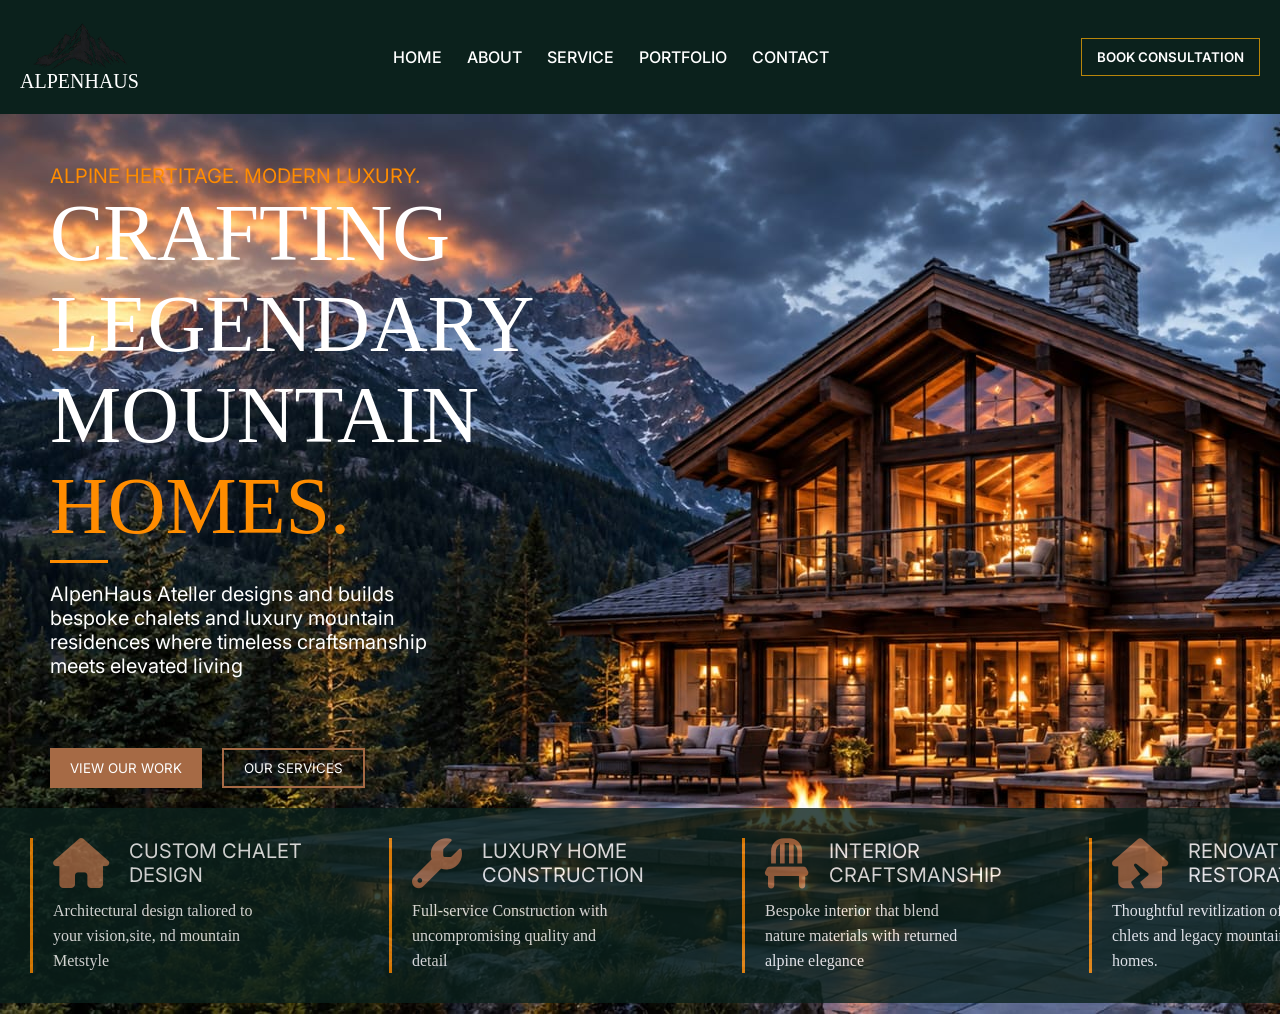
<file: index.html>
<!doctype html>
<html>
    <head>
        <title>MULTIPAGE</title>
        <link rel="stylesheet" href="https://cdnjs.cloudflare.com/ajax/libs/font-awesome/6.7.2/css/all.min.css" integrity="sha512-Evv84Mr4kqVGRNSgIGL/F/aIDqQb7xQ2vcrdIwxfjThSH8CSR7PBEakCr51Ck+w+/U6swU2Im1vVX0SVk9ABhg==" crossorigin="anonymous" referrerpolicy="no-referrer" />
        <meta name="viewport" content="width=device-width,initial-scale=1.0"/>
        <link rel="stylesheet" href="./index.css">
    </head>
    <body>
        <div class="home">
        <nav>
            <!-- nav ku display flex adikura div -->
            <div class="nd">
                <!-- ithu image kaana div -->
            <div>
                <img src="./image.png" alt="" class="ig1">
                <p class="ptx">ALPENHAUS</p>

            </div>
             <label for="abc"><i class="fa-solid fa-bars"></i></label>
                <input id="abc" type="checkbox" name="text"/>
            <div class="a1">
                <a href="./index.html">HOME</a>
                <a href="./about.html">ABOUT</a>
                <a href="./service.html">SERVICE</a>
                <a href="./protfolio.html">PORTFOLIO</a>
                
          
                <a href="./contact.html"> CONTACT</a>
                 <button class="btn">BOOK  CONSULTATION</button>
            </div>
            <button class="btn">BOOK  CONSULTATION</button>
            </div>
        </nav>
        <!-- ithu section1 -->
         <section class="set1">
            <div class="st1">
            <p class="ptx1">ALPINE HERTITAGE. MODERN LUXURY.</p>
            <h1 class="ht1">
                CRAFTING LEGENDARY MOUNTAIN <span class="s1"> <span class="s2">H</span>OMES.</span> 
            </h1>
            <p class="ptx2">AlpenHaus Ateller designs and builds bespoke chalets and luxury mountain residences where timeless craftsmanship meets elevated living</p>
</div>
<div class="but">
    <button class="btn1">VIEW OUR WORK</button>
    <button class="btn2">OUR SERVICES</button>

</div>
<!-- ithu wholoe display flex kaaga -->
<div class="ds">
    <!-- ithu image text aana display flex; -->
    <div class="sl">
        <div class="sp">
        <div class="sl1">
            <p  class="ptx3"><i class="fa-solid fa-house ii"></i></p>
            <h1 class="ht2">CUSTOM CHALET DESIGN </h1>

        </div>
        <p class="ptx4">Architectural design taliored to your vision,site, nd mountain Metstyle</p>
</div>
    </div>


     <div class="sl">
        <div class="sp">
        <div class="sl1">
            <p  class="ptx3"><i class="fa-solid fa-wrench ii"></i></p>
            <h1 class="ht2">LUXURY HOME CONSTRUCTION </h1>

        </div>
        <p class="ptx4">Full-service Construction with uncompromising quality and detail</p>
</div>
    </div>


     <div class="sl">
        <div class="sp">
        <div class="sl1">
            <p  class="ptx3"><i class="fa-solid fa-chair ii"></i></p>
            <h1 class="ht2">INTERIOR CRAFTSMANSHIP</h1>

        </div>
        <p class="ptx4">Bespoke interior that blend nature materials with returned alpine elegance</p>
</div>
    </div>


     <div class="sl">
        <div class="sp">
        <div class="sl1">
            <p  class="ptx3"><i class="fa-solid fa-house-crack ii"></i></p>
            <h1 class="ht2">RENOVATION & RESTORATION</h1>

        </div>
        <p class="ptx4">Thoughtful revitlization of chlets and legacy mountain homes.</p>
</div>
    </div>


     <div class="sl">
        <div class="sp">
        <div class="sl1">
            <p  class="ptx3"><i class="fa-solid fa-clipboard ii"></i></p>
            <h1 class="ht2">PROJECT MANAGEMENT</h1>

        </div>
        <p class="ptx4">Expert oversight ensuring a seaments journey from concept to competion</p>
</div>
    </div>
</div>




         </section>

        






    </div>
    </body>
</html>
</file>
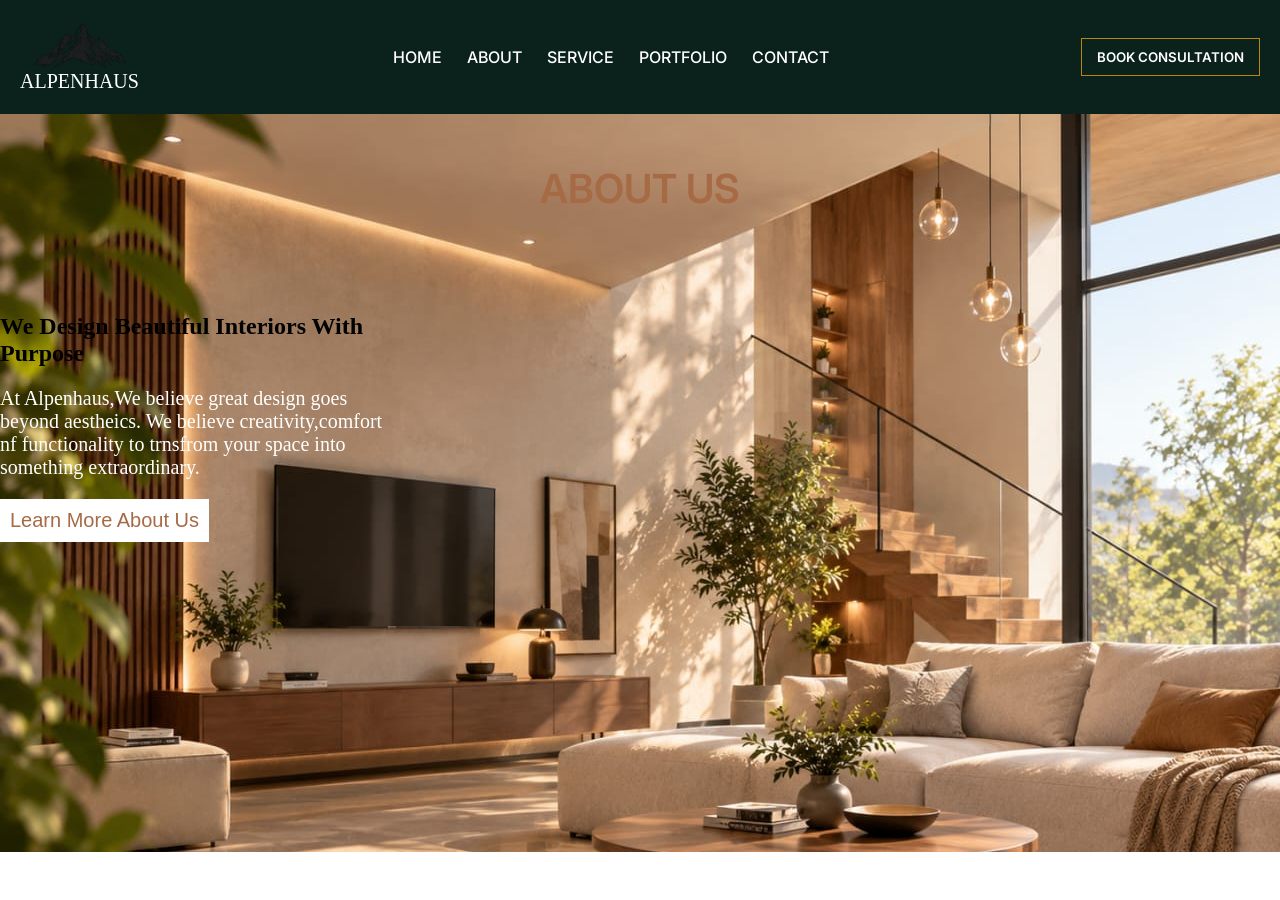
<file: about.html>
<!doctype html>
<html>
    <head>
        <title>MULTIPAGE</title>
        <link rel="stylesheet" href="https://cdnjs.cloudflare.com/ajax/libs/font-awesome/6.7.2/css/all.min.css" integrity="sha512-Evv84Mr4kqVGRNSgIGL/F/aIDqQb7xQ2vcrdIwxfjThSH8CSR7PBEakCr51Ck+w+/U6swU2Im1vVX0SVk9ABhg==" crossorigin="anonymous" referrerpolicy="no-referrer" />
        <meta name="viewport" content="width=device-width,initial-scale=1.0"/>
        <link rel="stylesheet" href="./index.css">
    </head>
    <body>
        <div class="about">
        <nav>
            <!-- nav ku display flex adikura div -->
            <div class="nd">
                <!-- ithu image kaana div -->
            <div>
                <img src="./image.png" alt="" class="ig1">
                <p class="ptx">ALPENHAUS</p>

            </div>
             <label for="abc"><i class="fa-solid fa-bars"></i></label>
                <input id="abc" type="checkbox" name="text"/>
            <div class="a1">
                <a href="./index.html">HOME</a>
                <a href="./about.html">ABOUT</a>
                <a href="./service.html">SERVICE</a>
                <a href="./protfolio.html">PORTFOLIO</a>
               
                
                <a href="./contact.html"> CONTACT</a>

            </div>
            <button class="btn">BOOK  CONSULTATION</button>
            </div>
        </nav>

        <section class="set4">
            <p class="ptxx5">ABOUT US</p>
            
            <div class="st4">
                
                <div class="txx">
                    
                    <h1 class="ptxx6">We Design Beautiful Interiors With Purpose </h1>
                    <p class="ptxx7">At Alpenhaus,We believe great design goes beyond aestheics. We believe creativity,comfort nf functionality to trnsfrom your space into something extraordinary.</p>
                    <button class="ptxx8">Learn More About Us</button>
                </div>
                <div class="over">
                <div class="cc">
                    <div class="chair">
                        <i class="fa-solid fa-chair ic1"></i>
                        <div class="tp">
                        <h1>250+</h1>
                        <p>Project completed</p>
                        </div>

                    </div>

                    
                

                    <div class="chair">
                        <i class="fa-regular fa-user ic1"></i>
                        <div class="tp">
                        <h1>150+</h1>
                        <p>Happy client</p>
                        </div>

                    </div>

                    <div class="chair">
                        <i class="fa-regular fa-star ic1"></i>
                        <div class="tp">
                        <h1>10+</h1>
                        <p>Years Experience</p>
                        </div>

                    </div>

                    <div class="chair">
                        <i class="fa-sharp fa-solid fa-trophy ic1"></i>
                        <div class="tp">
                        <h1>25+</h1>
                        <p>Design Awards</p>
                        </div>


                        
                    </div>
                    
                </div>
            </div>
</div>
        </section>
        </div>

        </body></html>
</file>
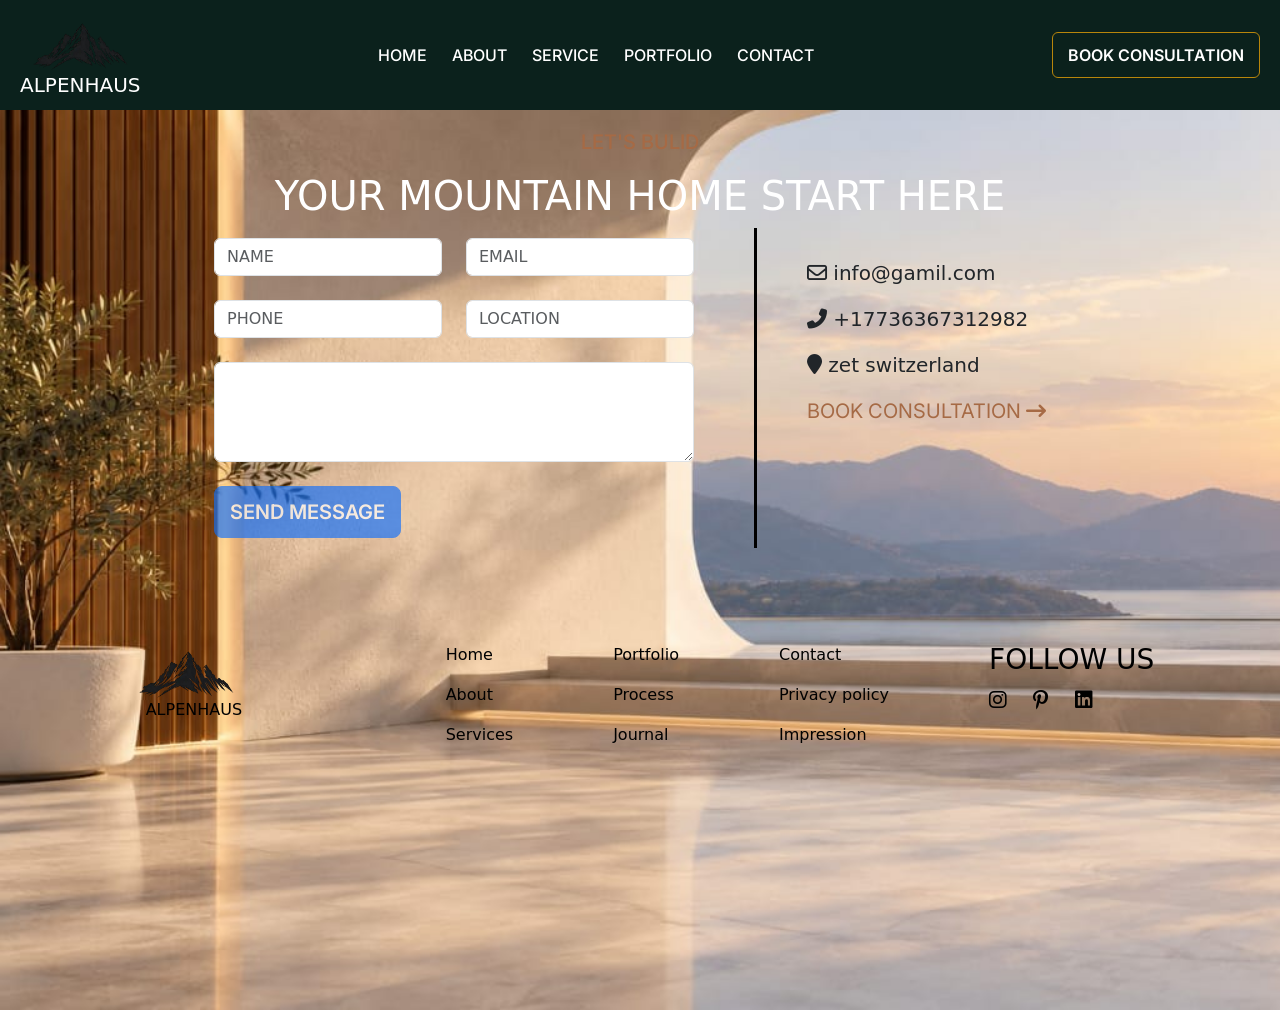
<file: contact.html>
<!doctype html>
<html>
    <head>
        <title>MULTIPAGE</title>
        <link href="https://cdn.jsdelivr.net/npm/bootstrap@5.0.2/dist/css/bootstrap.min.css" rel="stylesheet" integrity="sha384-EVSTQN3/azprG1Anm3QDgpJLIm9Nao0Yz1ztcQTwFspd3yD65VohhpuuCOmLASjC" crossorigin="anonymous">
        <link rel="stylesheet" href="https://cdnjs.cloudflare.com/ajax/libs/font-awesome/6.7.2/css/all.min.css" integrity="sha512-Evv84Mr4kqVGRNSgIGL/F/aIDqQb7xQ2vcrdIwxfjThSH8CSR7PBEakCr51Ck+w+/U6swU2Im1vVX0SVk9ABhg==" crossorigin="anonymous" referrerpolicy="no-referrer" />
        <meta name="viewport" content="width=device-width,initial-scale=1.0"/>
        <link rel="stylesheet" href="./index.css">
    </head>
    <body>
        <div class="about">
        <nav>
            <!-- nav ku display flex adikura div -->
            <div class="nd">
                <!-- ithu image kaana div -->
            <div>
                <img src="./image.png" alt="" class="ig1">
                <p class="ptx">ALPENHAUS</p>

            </div>
             <label for="abc"><i class="fa-solid fa-bars"></i></label>
                <input id="abc" type="checkbox" name="text"/>
            <div class="a1">
                <a href="./index.html">HOME</a>
                <a href="./about.html">ABOUT</a>
                <a href="./service.html">SERVICE</a>
                <a href="./protfolio.html">PORTFOLIO</a>
            
                
                <a href="./contact.html"> CONTACT</a>

            </div>
            <button class="btn">BOOK  CONSULTATION</button>
            </div>
        </nav>
        <section class="set6">
            <h1 class="ht6">LET'S BULID</h1>
            <h1 class="ht7">YOUR MOUNTAIN HOME START HERE</h1>
            <div class="dis">
            <div class="boot">
          <div class="row">
  <div class="col">
    <input type="text" class="form-control" placeholder="NAME" aria-label="First name">
  </div>
  <div class="col">
    <input type="text" class="form-control" placeholder="EMAIL" aria-label="Last name">
  </div>
</div>
<br>
<div class="row">
  <div class="col">
    <input type="text" class="form-control" placeholder="PHONE" aria-label="First name">
  </div>
  <div class="col">
    <input type="text" class="form-control" placeholder="LOCATION" aria-label="Last name">
  </div>
</div>
<br>
<div class="form-floating">
  <textarea class="form-control" placeholder="Tell us about your project" id="floatingTextarea2" style="height: 100px"></textarea>
  <label for="floatingTextarea2">Tell us about your project</label>
</div>
<br>
<button type="button" class="btn btn-lg btn-primary" disabled>SEND MESSAGE</button>
</div>
<div class="ll">
    <p><i class="fa-regular fa-envelope"></i> info@gamil.com</p>
    <p><i class="fa-solid fa-phone-flip"></i> +17736367312982</p>
    <p><i class="fa-solid fa-location-pin"></i> zet switzerland</p>
    <p class="yy">BOOK  CONSULTATION <i class="fa-solid fa-arrow-right-long"></i></p>
</div>
</div>
<footer class="fot">
    <div>
         <img src="./image.png" alt="" class="ig1">
        <p class="ptxtt">ALPENHAUS</p>

        </div>
        <div class="fot1">
            
        <div>
            
            <p>Home</p>
            <p>About</p>
            <p>Services</p>
        </div>
        <div>
            
            <p>Portfolio</p>
            <p>Process</p>
            <p>Journal</p>
        </div>
        <div>
             
            <p>Contact</p>
            <p>Privacy policy</p>
            <p>Impression</p>
        </div>
        <div>
            <h3 class="htt3">
                FOLLOW US
            </h3>
            <div class="font">
            <i class="fa-brands fa-instagram"></i>
            <i class="fa-brands fa-pinterest-p"></i>
            <i class="fa-brands fa-linkedin"></i>
            </div>
        </div>

        </div>



</footer>

        </section>

</div>
<script src="https://cdn.jsdelivr.net/npm/bootstrap@5.0.2/dist/js/bootstrap.bundle.min.js" integrity="sha384-MrcW6ZMFYlzcLA8Nl+NtUVF0sA7MsXsP1UyJoMp4YLEuNSfAP+JcXn/tWtIaxVXM" crossorigin="anonymous"></script>
</body>
</html>
</file>
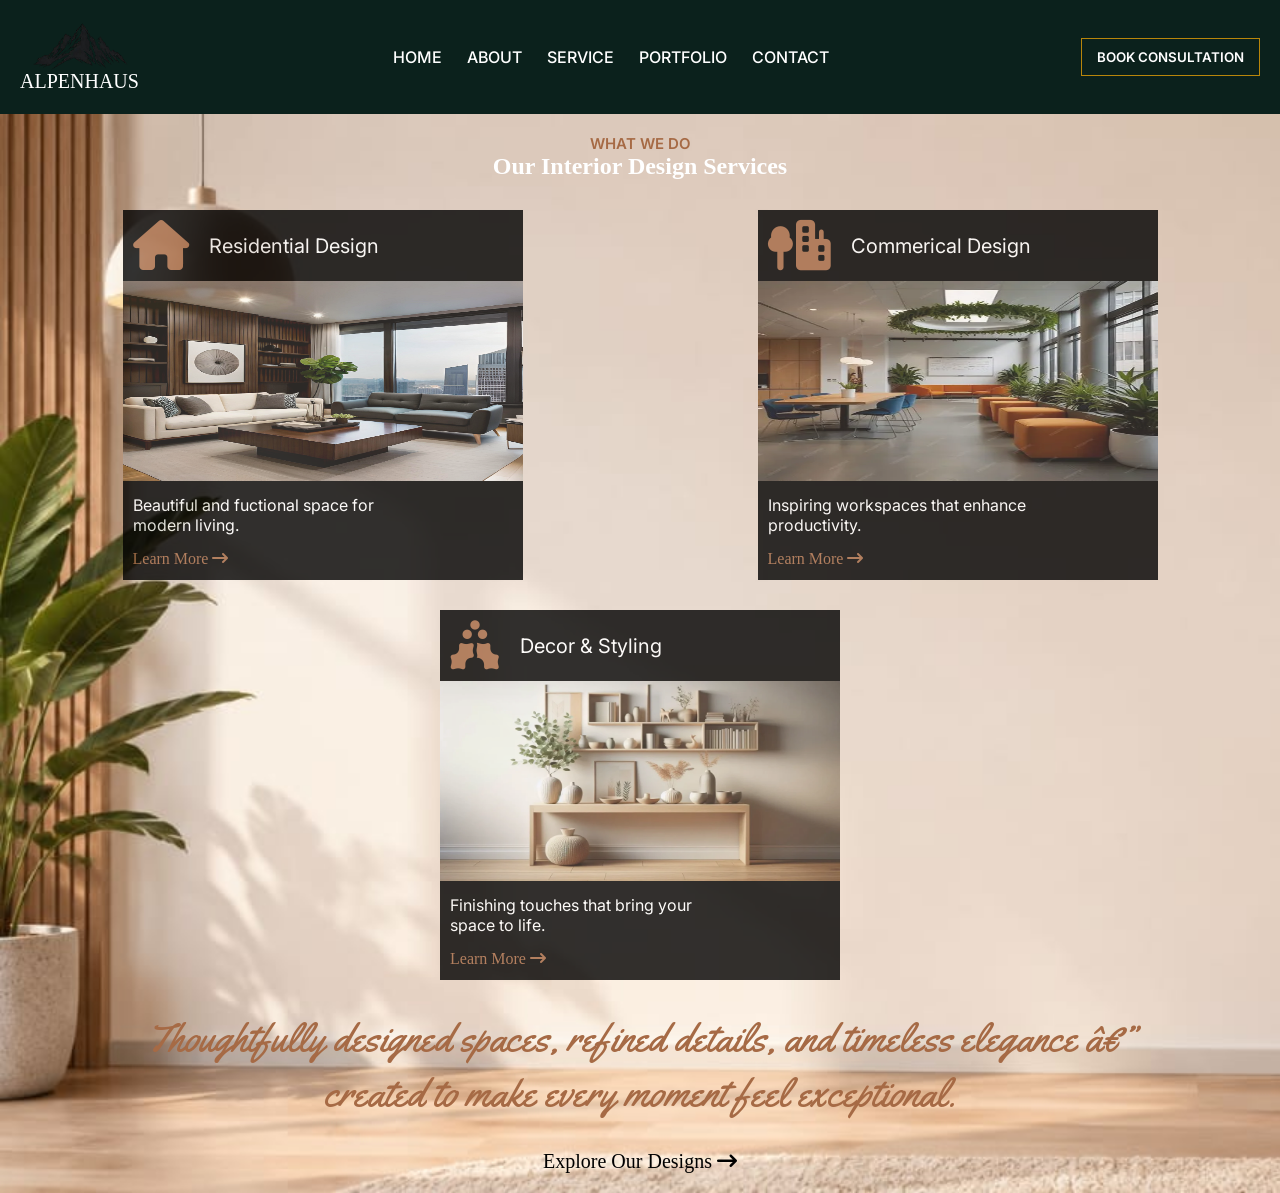
<file: service.html>
<!doctype html>
<html>
    <head>
        <title>MULTIPAGE</title>
        <link rel="stylesheet" href="https://cdnjs.cloudflare.com/ajax/libs/font-awesome/6.7.2/css/all.min.css" integrity="sha512-Evv84Mr4kqVGRNSgIGL/F/aIDqQb7xQ2vcrdIwxfjThSH8CSR7PBEakCr51Ck+w+/U6swU2Im1vVX0SVk9ABhg==" crossorigin="anonymous" referrerpolicy="no-referrer" />
        <meta name="viewport" content="width=device-width,initial-scale=1.0"/>
        <link rel="stylesheet" href="./index.css">
    </head>
    <body>
        <div class="service">
        <nav>
            <!-- nav ku display flex adikura div -->
            <div class="nd">
                <!-- ithu image kaana div -->
            <div>
                <img src="./image.png" alt="" class="ig1">
                <p class="ptx">ALPENHAUS</p>

            </div>
             <label for="abc"><i class="fa-solid fa-bars"></i></label>
                <input id="abc" type="checkbox" name="text"/>
            <div class="a1">
                <a href="./index.html">HOME</a>
                <a href="./about.html">ABOUT</a>
                <a href="./service.html">SERVICE</a>
                <a href="./protfolio.html">PORTFOLIO</a>
                    <a href="./contact.html"> CONTACT</a>

            </div>
            <button class="btn">BOOK  CONSULTATION</button>
            </div>
        </nav>
        <section class="set3">
            <p class="ptxx">WHAT WE DO</p>
            <h1 class="htt1">Our Interior Design Services</h1>
            <div class="ds2">
                <div class="resi">
                    <div class="res1">
                         <p  class="ptxx1"><i class="fa-solid fa-house ii"></i></p>
                         <h1 class="htt">Residential Design</h1>
                    </div>
                    <img src="./resi.jpg" alt="" class="igs1">
                    <p class="ptxx2">Beautiful and fuctional space for modern living.</p>
                    <p class="ptxx3">Learn More <i class="fa-solid fa-arrow-right-long"></i></p>

                </div>

                <div class="resi">
                    <div class="res1">
                         <p  class="ptxx1"><i class="fa-solid fa-tree-city ii"></i></p>
                         <h1 class="htt">Commerical Design</h1>
                    </div>
                    <img src="./wrk.webp" alt="" class="igs1">
                    <p class="ptxx2">Inspiring workspaces that enhance productivity.</p>
                    <p class="ptxx3">Learn More <i class="fa-solid fa-arrow-right-long"></i></p>

                </div>

                <div class="resi">
                    <div class="res1">
                         <p  class="ptxx1"><i class="fa-solid fa-holly-berry ii"></i></p>
                         <h1 class="htt">Decor & Styling</h1>
                    </div>
                    <img src="./sty.webp" alt="" class="igs1">
                    <p class="ptxx2">Finishing touches that bring your space to life.</p>
                    <p class="ptxx3">Learn More <i class="fa-solid fa-arrow-right-long"></i></p>

                </div>
            </div>
            <h1 class="htt2">Thoughtfully designed spaces, refined details, and timeless elegance — created to make every moment feel exceptional.</h1>
            <p class="ptxx4">Explore Our Designs <i class="fa-solid fa-arrow-right-long"></i></p>
        </section>
        </div>
        </body></html>
</file>
<file: index.css>
@import url('https://fonts.googleapis.com/css2?family=Yellowtail&display=swap');
@import url('https://fonts.googleapis.com/css2?family=Inter:ital,opsz,wght@0,14..32,100..900;1,14..32,100..900&display=swap');
*{
    padding:0px;
    margin:0px;
    box-sizing: border-box;
}
body{
    overflow-x: hidden;
}
.nav{
    height:10%;
}
.home{
    min-height: 100vh;

}
nav{
    min-height:10%;
    background-color:#0B211c;
    padding:10px 20px;
}
.ig1{
    height:90px;
    width:120px;
    position: relative;
    top:-10px;

    /* background-image: linear-gradient(darkorange,black); */
}
.ptx{
    position: absolute;
    top:70px;
    color: white;
    left:20px;
    font-size: 20px;;
}
a{
    text-decoration: none;
    color: white;
    font-weight: 500;
    font-family: "Inter", sans-serif;
}
.a1{
    display: flex;
    gap:25px
}
.btn{
    border:1px solid darkgoldenrod;
    padding:10px 15px;
    background-color: transparent;
     font-weight: 600;
    font-family: "Inter", sans-serif;
    color:white;
}
/* nav oda display flex */
.nd{

display: flex;
justify-content: space-between;
align-items: center;
}
a:hover{
    color:#a66a45
}
input{
    display:none;
}
label{
    display: none;
}
.a1 button{
    display:none;
}
/* ithu set 1 ioda style */
.set1{
    min-height: 100vh;
    background-image: url("./image1.jpeg");
    background-size: cover;
    /* background-color: black;
    opacity: 0.8; */
    overflow-x: hidden;
   
}
.ptx1{
   font-family: "Inter", sans-serif; 
   color:darkorange;
   font-size:20px;

}
.st1{
     padding:50px;
}

.ht1{
    font-size: 80px;;
    width:200px;
    color:white;
    font-weight:400
}
.s1{
    color:darkorange
}
.s2{
    border-bottom: 3px solid darkorange;
    padding-bottom: 10px;;
}
.ptx2{
    width:380px;
    font-size: 20px;
    color: white;
      font-family: "Inter", sans-serif; 
      padding-top: 30px;;
}
.btn1{
    padding:10px 20px;
    background-color: #a66a45;
    font-family:"inter";
    border:none;
    color:white


}
.btn2{
    padding:10px 20px;
    background-color:transparent;
    font-family:"inter";
    color:white;
    border:none;
    border:2px solid #a66a45;
}
.but{
    display: flex;
    gap:20px;
    padding-top: 20px;
    padding-left: 50px;
}
.btn:hover{
    background-color: #a66a45;
    color:white;
}
.ii{
    font-size: 50px;
    color:#a66a45;
}
.sl{
    /* border-top:3px solid brown; */
     /* border-bottom:3px solid brown; */
     margin-top: 20px;;
     padding: 30px;;
     background-color: #0B211c;
     opacity: 0.8;
      
}

.sl1{
    display: flex;
    align-items: center;
    gap:20px;
  
}
.ht2{
font-family: "inter";
font-size:20px;
color: white;
width:200px;
font-weight:400;
}
.ptx4{
     color:white;
     width:200px;
     line-height: 25px;;
     padding-top: 10px;;

}
.sp{
    /* padding:30px 0px; */
    padding-left: 20px;;
     border-left:3px solid darkorange
}
.ds{
    display: flex;
    position: relative;
    /* left:100%; */
    animation-name: run;
    animation-timing-function: linear;
animation-iteration-count: infinite;
animation-duration: 7s;
animation-delay: 2s;

}

@keyframes run {
    from{
        left:100%
    }
    to{
        left:-120%;
    }
    
}
.set2{
   min-height:102vh;
   background-image: url(./backk1\ \(5\).jpeg);
   /* background-color:darkgreen ; */
   /* opacity: 0.5; */
}
.st2{

}
.txt{
    /* background-color:gold; */
    text-align: center;
    padding-top: 30px;
}
.ptx5{
   font-family: "inter"; 
   font-size: 20px;;
   font-weight: 500;
   color:#a66a45
}
.s3{
border-bottom: 2px solid #a66a45;
padding-bottom: 10px;;
}
.ht3{
    font-size:50px;
    /* width:450px; */
}
.btn3{
    padding: 10px 20px;
    border: 1px solid goldenrod;
    background-color: transparent;
}
.btn3:hover{
    background-color: #a66a45;
    transition: all 1s;
    
}
.ptx6{
    padding: 20px 0px;
    /* width:360px; */
    font-size: 20px;;
    
}
.ig2{
height:400px;
width:300px;
}
.par{
display: flex;
justify-content: center;

gap:20px;
padding-top: 30px;
}
.card {
    height: 400px;
    width: 300px;
    border: 1px solid black;
    background-size: cover;
    position: relative;
    overflow: hidden;
    border: none;
    
}
.card img{
    height: 100%;
    width: 100%;
}
.left {
    height: 100px;
    width: 120px;
    border: 1px solid black;
    position: absolute;
    left: -30%;
    top: 100%;
    transform: rotateZ(30deg);
    transition: 2s ease;
    border: none;
}
.right{
     height: 100px;
    width: 120px;
    border: 1px solid black;
    position: absolute;
    left: 80%;
    top: -53%;
    transform: rotateZ(-55deg);
    transition: 1.3s ease;
    border: none;
}
.card:hover .left {
    width: 400px;
    height: 200px;
    transform: scale(1.8) rotateZ(30deg);
    background-color: rgba(87, 86, 86, 0.608);
}
.card:hover .right{
    width: 250px;
    height: 400px;
    transform: scale(1.75) rotateZ(-55deg);
     background-color: rgba(81, 78, 78, 0.622);
}
.left p{
    height: 70px;
    width: 80px;
    border: 1px solid black;
    transform: rotatez(-30deg);
    position:absolute;
    top: 8%;
    right: 50%;
    color: white;
    border: none;
    font-size: 10px;
}
.right p{
    height: 70px;
    width: 130px;
    border: 1px solid black;
    transform: rotatez(55deg);
    position:absolute;
    top: 40%;
    right:60%;
    color: white;
    border: none;
    font-size: 15px;
}
.right i{
    font-size: 25px;
}
.set3{
    min-height:100vh;
    background-image: url("./backk1\ \(1\).jpeg");
    /* background-image: url("./image1.jpeg"); */
    background-size: cover;
  
    padding: 20px;;
}
.ptxx{
    font-family:'inter';
    font-weight: 600;
    font-size: 15px;
    color: #a66a45;
      text-align: center;
}

.htt1{
      
    color:white;
    text-align: center;
}
.resi{
width: 400px;
height:370px;
background-color:black;
opacity: 0.8;

}
.res1{
    display: flex;
    align-items: center;
    gap:20px;
    padding: 10px;



}
.ds2{
    display: flex;
    align-items: center;
    justify-content: space-around;
    padding-top: 30px;; 
    gap:30px;
    flex-wrap: wrap;

}
.ptxx1{
font-size: 30px;
color: #a66a45;
}
.htt{
    font-family: "inter";
    font-size: 20px;;
    color:white;
    font-weight: 400;
}
.igs1{
    height:200px;
    width:400px;
}
.ptxx2{
    width:300px;
    font-family: "inter";
    color:white;
    padding: 10px;
}
.ptxx3{
    color:#a66a45;
    padding: 10px;
    padding-top: 5px;;

}
.htt2{
    font-size: 40px;
    color:#a66a45;
    font-family: "Yellowtail", cursive;
  font-weight: 400;
  padding: 30px 100px;;
  text-align: center;
}
.ptxx4{
    text-align: center;
    font-size: 20px;
    color: black;
}
.set4{
    min-height:82vh;
    /* background-color: rgb(12, 101, 179);
     */
      /* background-image: url("./backk1\ \(2\).jpeg"); */
     background-size: cover;
     background-image:url("./kavi.jpeg");
}
.ptxx5{
font-family: "inter";
font-size: 40px;
font-weight: 600;
text-align: center;
padding-top: 50px;;
color: #a66a45;
}
.txx{
    width:400px;
    display: flex;
    flex-direction: column;
    gap:20px;
    justify-content: flex-start;
    align-items: flex-start;
}
.ptxx6{
    color:black;
}
.ptxx7{
    font-size:20px;
    color:white
    
}
.ptxx8{
    font-size:20px;
    color:#a66a45;
    padding:10px;
    background-color: white;
    border: none;    
}
.ptxx8:hover{
    background-color: transparent;
    border:1px solid #0B211c
}
.cc{
    display: flex;
    justify-content: center;
    position: relative;
    gap:30px;
    /* left:120%; */
    animation-name: cv;
    animation-delay: 1s;
    animation-duration: 5s;
    animation-timing-function: linear;
    animation-fill-mode: forwards;
    animation-iteration-count: infinite;

}
@keyframes cv{
    from{
        left:100%;
    }
    to{
        left:-100%
    }
}
.st4{
    /* min-height:82vh; */
    display: flex;
    gap:30px;
    justify-content: center;
    padding-top: 100px;;
    /* align-items: center; */
    
}
.over{
      overflow-x: hidden;
    /* border:1px solid black;   */
}
.chair{
    width:200px;
    height:200px;
    background-color:white;
    display: flex;
    flex-direction: column;
    align-items: center;
    gap:20px;
    opacity: 0.5;
    justify-content: center;

}
.ic1{
    font-size: 50px;;
}
.tp{
    text-align: center;
}
.set5{
    min-height: 82vh;
    background-size: cover;
    background-image: url("./backk1\ \(5\).jpeg");
    background-color: black;
    opacity: 0.9;
    
}
.txs{
    /* text-align: center; */
    display: flex;
    flex-direction: column;
    gap:20px;
    
    justify-content: center;
    align-items: center;
    color: white;
}
.pt7{
    padding: 0px 400px;;
    text-align: center;
    color:black
}
.pt6{
    color:white;
}
.igs5{
    width:150px;
     height:150px;
}
.st5{
    display: flex;
    align-items: center;
    justify-content:center;
    gap:20px;
    padding-top: 40px;
    gap:50px;
    color:black;
    flex-wrap: wrap;
}
.st5 div p{
    font-size: 20px;
    width:200px;;
}
.st5 div h1{
    /* font-size: 20px; */
   color: #a66a45;

}
.iz{
    font-size: 30px;
    color: black;
}
.set6{
    /* background-image: url("./gr1.jpg"); */
    background-image: url(./backk1\ \(4\).jpeg);
    background-size: cover;
    min-height: 100vh;
    padding:20px;

}
.ht6{
    font-size: 20px;
    font-weight: 500;
    font-family: "inter";
    color:#a66a45;
    text-align: center;
}
.ht7{
    text-align: center;
    padding: 0px 80px;;
    color:white;
    padding-top:10px;
}
.boot{
    width:500px;
    padding: 10px;
}
.ll{
    font-size: 20px;;
     border-left: 3px solid black;
     padding:30px;
     padding-left: 50px;
}
.dis{
    display: flex;
    justify-content: center;
    gap:50px
    /* gap:250px; */

   
    /* align-items: center; */
}
.yy{
    font-family: "inter";
    color: #a66a45;
}
.fot{
    padding-top: 90px;;
    display: flex;
    justify-content: center;
    align-items: center;
    gap:200px;
    color:black
}
.fot1{
       display: flex;
    justify-content:center;
    gap:100px;
    
    /* align-items: center; */
}
.font{
    font-size: 20px;
    word-spacing: 20px;
}
.htt3{

}
.ptxtt{
    position: relative;
    top:-30px;
    left:20px;
}
@media only screen and (min-width:650px) and (max-width:950px){
.a1{
    gap:10px
}
a{
    font-size: 11px;
}
.btn{
    font-size: 10px;
    padding: 10px;;
}
.ig1{
    width:100px;
}
.ptx{
    font-size: 15px;
    left:25px;
}
.s3{
    display: none;
}
.par{
display: grid;
grid-template-columns: auto auto;

gap:20px;
padding-top: 30px;
}
.set4{
    overflow-x: hidden;
}
.txx{
    width:100%;
    justify-content: center;
    align-items: center;
    text-align: center;
}
.st4{
   
    display: flex;
    flex-direction: column;
    justify-content: center;
    align-items: center;
}
.dis{
    display: flex;
    justify-content: center;
    gap:50px;
    flex-direction: column;
    align-items: center;
    color:white;
    /* gap:250px; */

   
    /* align-items: center; */
}
}
@media only screen and (min-width:300px) and (max-width:650px){
   .nd{
        width:100%;
        left:18%;
        /* transform: translateX(-20%); */
        display: flex;
        justify-content: space-between;
        gap:30px;
        /* padding:10px */
        
    }
   
    input:checked+.a1{
    left:0px;
    background-color:#0B211c;
}
nav{
    width:100%
}
.a1 button{
    display:inline;
}
.a1+button{
    display:none
}
.but{
    padding-left:5px;
}
    .a1{
        width:100%;
        position: fixed;
        left:-110%;
        top:110px;
        height:80vh;
        background-color:#0B211c;
        flex-direction: column;
        /* justify-content: flex-start; 
        */
        z-index: 11;
        justify-content: center;
        align-items: center;
        padding-top: 0px;
        transition: all 1s;
 
    }  
    label{
    display: inline;
    color:white;
}
/* .btn{
    display: none;
} */
.ig1{
    width:100px;
    left:20px;
}
.btn{
    font-size: 10px;
}
.ptx{
    font-size: 15px;
    left:45px;
}
body{
    overflow-x: hidden;
}

.st1{
     padding:10px;
     overflow-x: hidden;
}
.ptx2{
   font-family: "Inter", sans-serif; 
   color:darkorange;
   font-size:15px;
   width:300px;

}
.ht1{
    font-size: 40px;;
    width:200px;
    color:white;
    font-weight:400
}
.ds{
    display: flex;
    position: relative;
    /* left:100%; */
    animation-name: run;
    animation-timing-function: linear;
animation-iteration-count: infinite;
animation-duration: 7s;
animation-delay: 2s;


}

@keyframes run {
    from{
        left:100%
    }
    to{
        left:-600%;
    }
    
}
.par{
display: flex;
justify-content: center;
flex-direction: column;
align-items: center;
gap:40px;
padding-top: 30px;
}
.s3{
    display: none;
}
body{
  overflow-x: hidden;   
}
.set4{
    overflow-x: hidden;
}
.txx{
    width:100%;
    justify-content: center;
    align-items: center;
    text-align: center;
}
.st4{
   
    display: flex;
    flex-direction: column;
    justify-content: center;
    align-items: center;
}
.pt6{
    /* padding: 0px 190px;; */
    text-align: center;
}
.dis{
    display: flex;
    justify-content: center;
    gap:50px;
    flex-direction: column;
    align-items: center;
    color:white;
    /* gap:250px; */

   
    /* align-items: center; */
}
.resi{
    width:300px;
}
.igs1{
    width:300px;
}
.set3{
    padding:10px;
}
.htt2{
    padding:30px;
    color:black
}
.ptxx{
    color:black;
}
.boot{
    width:300px
}
.fot{
    flex-direction: column;
    justify-content: center;
    align-items: center;
    gap:50px;
}
.fot1{
    flex-direction: column;
    justify-content: center;
    align-items: center;
    gap:50px;
}
.yy{
    color:white;
    font-size:16px
}
.ll{
    border-left:none
}
}
</file>
